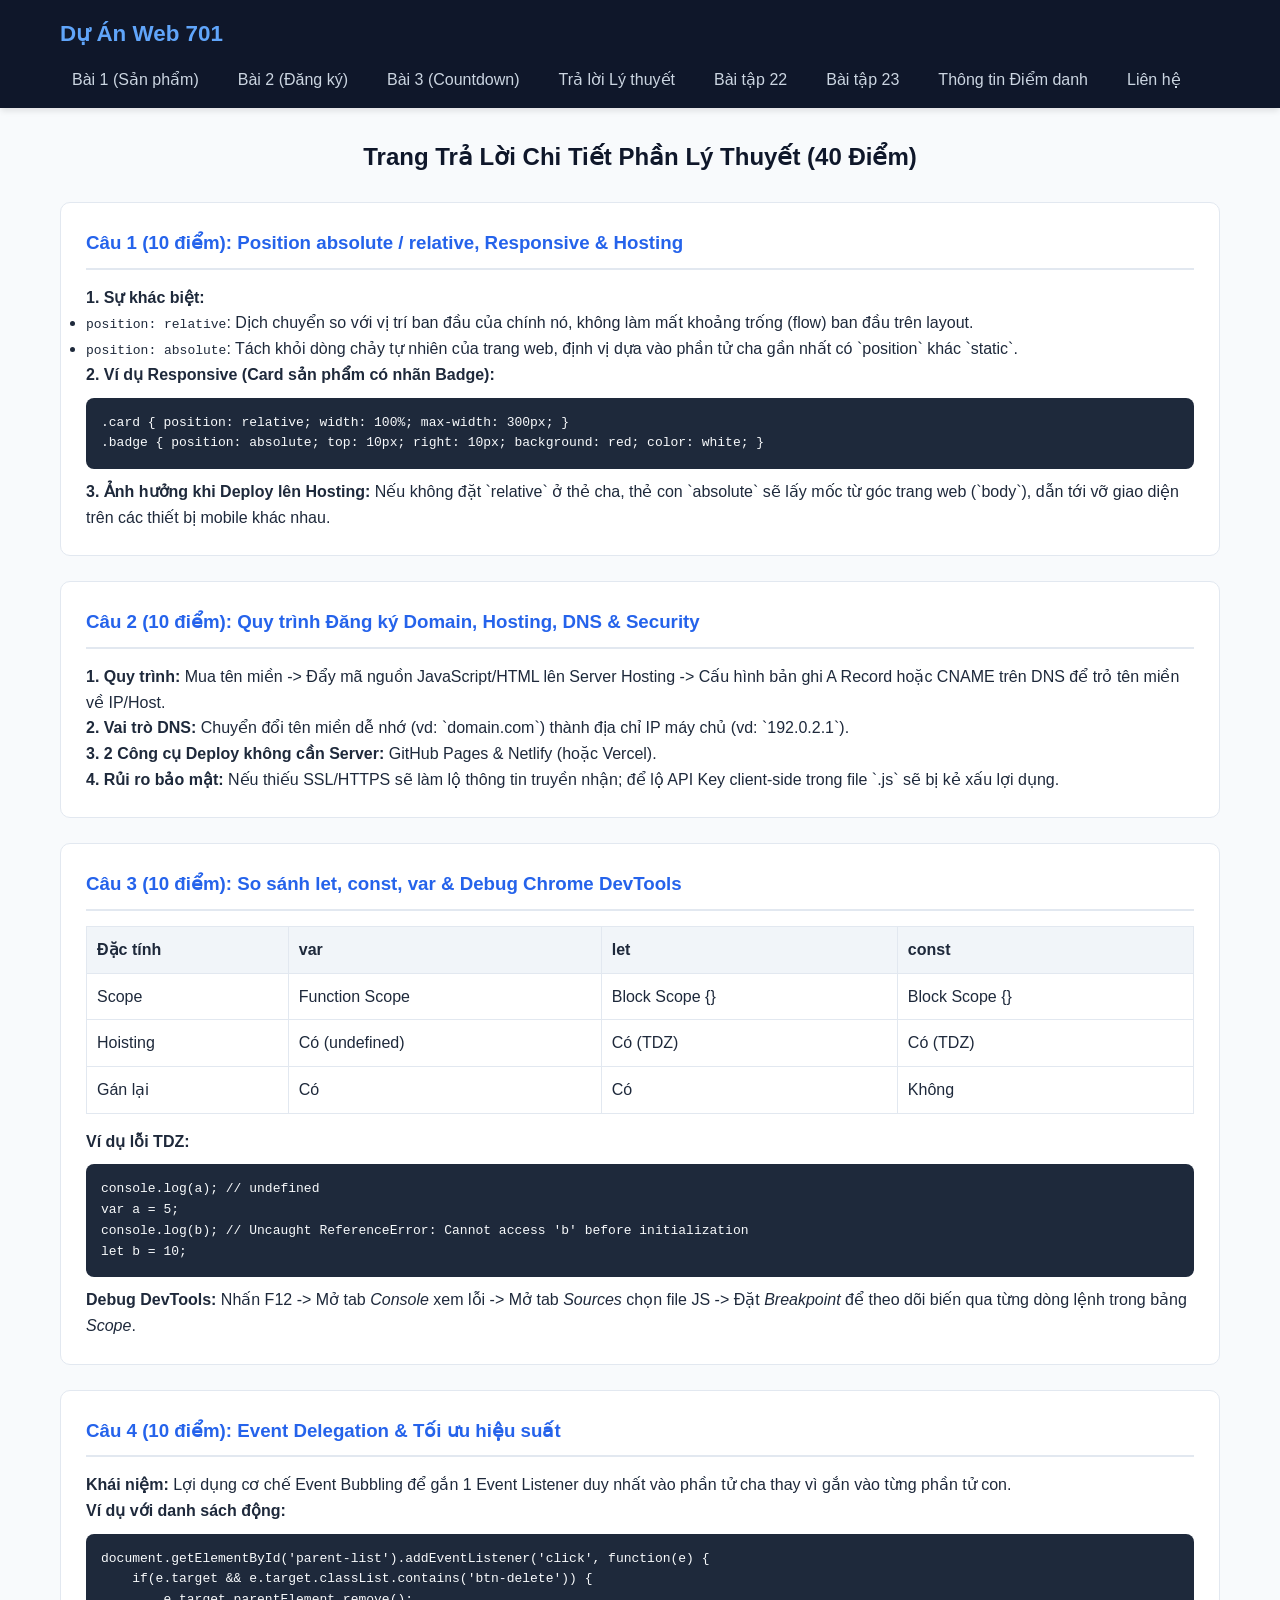
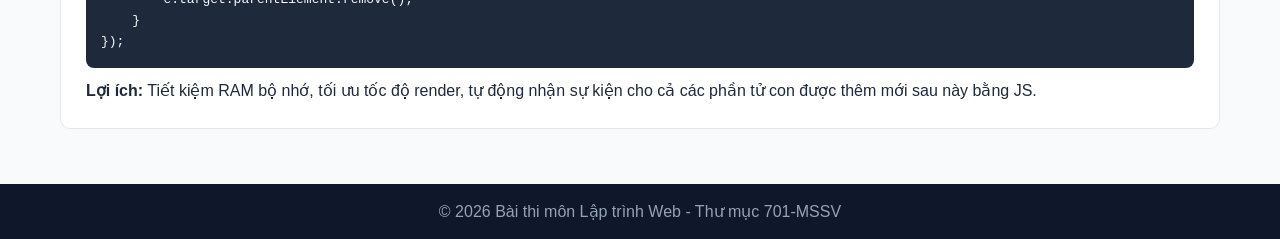
<file: baitap01.html>
<!DOCTYPE html>
<html lang="vi">
<head>
    <meta charset="UTF-8">
    <meta name="viewport" content="width=device-width, initial-scale=1.0">
    <title>Phần Lý Thuyết (40 điểm)</title>
    <link rel="stylesheet" href="css/style.css">
    <style>
        .question-card {
            background: white;
            border-radius: 10px;
            padding: 25px;
            margin-bottom: 25px;
            border: 1px solid var(--border-color);
        }
        .question-title {
            color: var(--primary);
            border-bottom: 2px solid var(--border-color);
            padding-bottom: 10px;
            margin-bottom: 15px;
        }
        pre {
            background: #1e293b;
            color: #f8fafc;
            padding: 15px;
            border-radius: 8px;
            overflow-x: auto;
            margin: 10px 0;
            font-family: monospace;
        }
        table {
            width: 100%;
            border-collapse: collapse;
            margin: 15px 0;
        }
        table, th, td {
            border: 1px solid var(--border-color);
        }
        th, td {
            padding: 10px;
            text-align: left;
        }
        th { background: #f1f5f9; }
    </style>
</head>
<body>

    <header>
        <div class="nav-container">
            <a href="index.html" class="logo">Dự Án Web 701</a>
            <nav>
                <ul>
                    <li><a href="index.html">Bài 1 (Sản phẩm)</a></li>
                    <li><a href="baitap02.html">Bài 2 (Đăng ký)</a></li>
                    <li><a href="baitap03.html">Bài 3 (Countdown)</a></li>
                    <li><a href="baitap01.html">Trả lời Lý thuyết</a></li>
                    <li><a href="baitap22.html">Bài tập 22</a></li>
                    <li><a href="baitap23.html">Bài tập 23</a></li>
                    <li><a href="about.html">Thông tin Điểm danh</a></li>
                    <li><a href="contact.html">Liên hệ</a></li>
                </ul>
            </nav>
        </div>
    </header>

    <main>
        <h2 class="page-title">Trang Trả Lời Chi Tiết Phần Lý Thuyết (40 Điểm)</h2>

        <!-- CÂU 1 -->
        <div class="question-card">
            <h3 class="question-title">Câu 1 (10 điểm): Position absolute / relative, Responsive & Hosting</h3>
            <p><strong>1. Sự khác biệt:</strong></p>
            <ul>
                <li><code>position: relative</code>: Dịch chuyển so với vị trí ban đầu của chính nó, không làm mất khoảng trống (flow) ban đầu trên layout.</li>
                <li><code>position: absolute</code>: Tách khỏi dòng chảy tự nhiên của trang web, định vị dựa vào phần tử cha gần nhất có `position` khác `static`.</li>
            </ul>
            <p><strong>2. Ví dụ Responsive (Card sản phẩm có nhãn Badge):</strong></p>
<pre><code>.card { position: relative; width: 100%; max-width: 300px; }
.badge { position: absolute; top: 10px; right: 10px; background: red; color: white; }</code></pre>
            <p><strong>3. Ảnh hưởng khi Deploy lên Hosting:</strong> Nếu không đặt `relative` ở thẻ cha, thẻ con `absolute` sẽ lấy mốc từ góc trang web (`body`), dẫn tới vỡ giao diện trên các thiết bị mobile khác nhau.</p>
        </div>

        <!-- CÂU 2 -->
        <div class="question-card">
            <h3 class="question-title">Câu 2 (10 điểm): Quy trình Đăng ký Domain, Hosting, DNS & Security</h3>
            <p><strong>1. Quy trình:</strong> Mua tên miền -> Đẩy mã nguồn JavaScript/HTML lên Server Hosting -> Cấu hình bản ghi A Record hoặc CNAME trên DNS để trỏ tên miền về IP/Host.</p>
            <p><strong>2. Vai trò DNS:</strong> Chuyển đổi tên miền dễ nhớ (vd: `domain.com`) thành địa chỉ IP máy chủ (vd: `192.0.2.1`).</p>
            <p><strong>3. 2 Công cụ Deploy không cần Server:</strong> GitHub Pages & Netlify (hoặc Vercel).</p>
            <p><strong>4. Rủi ro bảo mật:</strong> Nếu thiếu SSL/HTTPS sẽ làm lộ thông tin truyền nhận; để lộ API Key client-side trong file `.js` sẽ bị kẻ xấu lợi dụng.</p>
        </div>

        <!-- CÂU 3 -->
        <div class="question-card">
            <h3 class="question-title">Câu 3 (10 điểm): So sánh let, const, var & Debug Chrome DevTools</h3>
            <table>
                <tr><th>Đặc tính</th><th>var</th><th>let</th><th>const</th></tr>
                <tr><td>Scope</td><td>Function Scope</td><td>Block Scope {}</td><td>Block Scope {}</td></tr>
                <tr><td>Hoisting</td><td>Có (undefined)</td><td>Có (TDZ)</td><td>Có (TDZ)</td></tr>
                <tr><td>Gán lại</td><td>Có</td><td>Có</td><td>Không</td></tr>
            </table>
            <p><strong>Ví dụ lỗi TDZ:</strong></p>
<pre><code>console.log(a); // undefined
var a = 5;
console.log(b); // Uncaught ReferenceError: Cannot access 'b' before initialization
let b = 10;</code></pre>
            <p><strong>Debug DevTools:</strong> Nhấn F12 -> Mở tab <em>Console</em> xem lỗi -> Mở tab <em>Sources</em> chọn file JS -> Đặt <em>Breakpoint</em> để theo dõi biến qua từng dòng lệnh trong bảng <em>Scope</em>.</p>
        </div>

        <!-- CÂU 4 -->
        <div class="question-card">
            <h3 class="question-title">Câu 4 (10 điểm): Event Delegation & Tối ưu hiệu suất</h3>
            <p><strong>Khái niệm:</strong> Lợi dụng cơ chế Event Bubbling để gắn 1 Event Listener duy nhất vào phần tử cha thay vì gắn vào từng phần tử con.</p>
            <p><strong>Ví dụ với danh sách động:</strong></p>
<pre><code>document.getElementById('parent-list').addEventListener('click', function(e) {
    if(e.target && e.target.classList.contains('btn-delete')) {
        e.target.parentElement.remove();
    }
});</code></pre>
            <p><strong>Lợi ích:</strong> Tiết kiệm RAM bộ nhớ, tối ưu tốc độ render, tự động nhận sự kiện cho cả các phần tử con được thêm mới sau này bằng JS.</p>
        </div>
    </main>

    <footer>
        <p>© 2026 Bài thi môn Lập trình Web - Thư mục 701-MSSV</p>
    </footer>
</body>
</html>
</file>
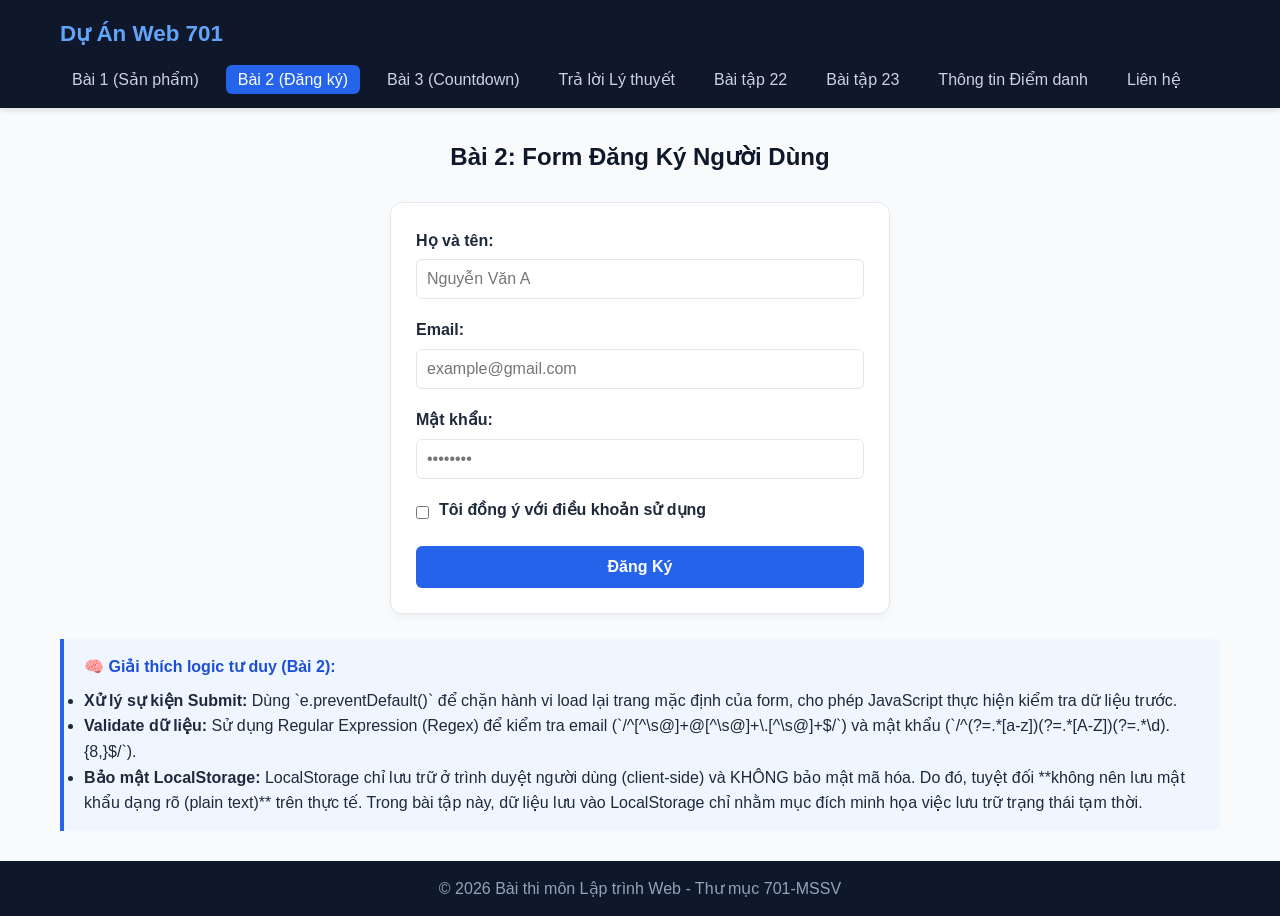
<file: baitap02.html>
<!DOCTYPE html>
<html lang="vi">
<head>
    <meta charset="UTF-8">
    <meta name="viewport" content="width=device-width, initial-scale=1.0">
    <title>Bài 2 - Form Đăng Ký</title>
    <link rel="stylesheet" href="css/style.css">
    <style>
        .form-container {
            max-width: 500px;
            margin: 0 auto;
        }

        .form-group {
            margin-bottom: 18px;
        }

        .form-group label {
            display: block;
            margin-bottom: 6px;
            font-weight: 600;
        }

        .form-group input[type="text"],
        .form-group input[type="email"],
        .form-group input[type="password"] {
            width: 100%;
            padding: 10px;
            border: 1px solid var(--border-color);
            border-radius: 6px;
            font-size: 1rem;
        }

        .checkbox-group {
            display: flex;
            align-items: center;
            gap: 10px;
        }

        .error-message {
            color: var(--danger);
            font-size: 0.85rem;
            margin-top: 4px;
            display: none;
        }

        .btn-submit {
            width: 100%;
            padding: 12px;
            background: var(--primary);
            color: white;
            border: none;
            border-radius: 6px;
            font-size: 1rem;
            font-weight: bold;
            cursor: pointer;
        }

        .btn-submit:hover {
            background: var(--primary-dark);
        }

        .alert-success {
            background: #dcfce7;
            color: #166534;
            padding: 12px;
            border-radius: 6px;
            margin-bottom: 15px;
            display: none;
        }
    </style>
</head>
<body>

    <header>
        <div class="nav-container">
            <a href="index.html" class="logo">Dự Án Web 701</a>
            <nav>
                <ul>
                    <li><a href="index.html">Bài 1 (Sản phẩm)</a></li>
                    <li><a href="baitap02.html">Bài 2 (Đăng ký)</a></li>
                    <li><a href="baitap03.html">Bài 3 (Countdown)</a></li>
                    <li><a href="baitap01.html">Trả lời Lý thuyết</a></li>
                    <li><a href="baitap22.html">Bài tập 22</a></li>
                    <li><a href="baitap23.html">Bài tập 23</a></li>
                    <li><a href="about.html">Thông tin Điểm danh</a></li>
                    <li><a href="contact.html">Liên hệ</a></li>
                </ul>
            </nav>
        </div>
    </header>

    <main>
        <h2 class="page-title">Bài 2: Form Đăng Ký Người Dùng</h2>

        <div class="card form-container">
            <div id="successAlert" class="alert-success">
                🎉 Đăng ký thành công! Dữ liệu đã lưu vào LocalStorage.
            </div>

            <form id="registerForm" novalidate>
                <div class="form-group">
                    <label for="fullname">Họ và tên:</label>
                    <input type="text" id="fullname" placeholder="Nguyễn Văn A">
                    <div class="error-message" id="nameError">Vui lòng nhập họ và tên.</div>
                </div>

                <div class="form-group">
                    <label for="email">Email:</label>
                    <input type="email" id="email" placeholder="example@gmail.com">
                    <div class="error-message" id="emailError">Email không đúng định dạng.</div>
                </div>

                <div class="form-group">
                    <label for="password">Mật khẩu:</label>
                    <input type="password" id="password" placeholder="••••••••">
                    <div class="error-message" id="passwordError">Mật khẩu tối thiểu 8 ký tự, gồm chữ hoa, chữ thường và số.</div>
                </div>

                <div class="form-group checkbox-group">
                    <input type="checkbox" id="terms">
                    <label for="terms">Tôi đồng ý với điều khoản sử dụng</label>
                </div>
                <div class="error-message" id="termsError" style="margin-bottom: 15px;">Bạn cần đồng ý với điều khoản.</div>

                <button type="submit" class="btn-submit">Đăng Ký</button>
            </form>
        </div>

        <div class="explanation-box">
            <h4>🧠 Giải thích logic tư duy (Bài 2):</h4>
            <ul>
                <li><strong>Xử lý sự kiện Submit:</strong> Dùng `e.preventDefault()` để chặn hành vi load lại trang mặc định của form, cho phép JavaScript thực hiện kiểm tra dữ liệu trước.</li>
                <li><strong>Validate dữ liệu:</strong> Sử dụng Regular Expression (Regex) để kiểm tra email (`/^[^\s@]+@[^\s@]+\.[^\s@]+$/`) và mật khẩu (`/^(?=.*[a-z])(?=.*[A-Z])(?=.*\d).{8,}$/`).</li>
                <li><strong>Bảo mật LocalStorage:</strong> LocalStorage chỉ lưu trữ ở trình duyệt người dùng (client-side) và KHÔNG bảo mật mã hóa. Do đó, tuyệt đối **không nên lưu mật khẩu dạng rõ (plain text)** trên thực tế. Trong bài tập này, dữ liệu lưu vào LocalStorage chỉ nhằm mục đích minh họa việc lưu trữ trạng thái tạm thời.</li>
            </ul>
        </div>
    </main>

    <footer>
        <p>© 2026 Bài thi môn Lập trình Web - Thư mục 701-MSSV</p>
    </footer>

    <script src="js/script.js"></script>
    <script>
        const form = document.getElementById('registerForm');

        form.addEventListener('submit', (e) => {
            e.preventDefault();

            let isValid = true;

            const fullname = document.getElementById('fullname').value.trim();
            const email = document.getElementById('email').value.trim();
            const password = document.getElementById('password').value;
            const terms = document.getElementById('terms').checked;

            // Validate Tên
            if (!fullname) {
                document.getElementById('nameError').style.display = 'block';
                isValid = false;
            } else {
                document.getElementById('nameError').style.display = 'none';
            }

            // Validate Email
            const emailRegex = /^[^\s@]+@[^\s@]+\.[^\s@]+$/;
            if (!emailRegex.test(email)) {
                document.getElementById('emailError').style.display = 'block';
                isValid = false;
            } else {
                document.getElementById('emailError').style.display = 'none';
            }

            // Validate Mật khẩu (8 ký tự, 1 hoa, 1 thường, 1 số)
            const passRegex = /^(?=.*[a-z])(?=.*[A-Z])(?=.*\d).{8,}$/;
            if (!passRegex.test(password)) {
                document.getElementById('passwordError').style.display = 'block';
                isValid = false;
            } else {
                document.getElementById('passwordError').style.display = 'none';
            }

            // Validate Checkbox
            if (!terms) {
                document.getElementById('termsError').style.display = 'block';
                isValid = false;
            } else {
                document.getElementById('termsError').style.display = 'none';
            }

            // Nếu hợp lệ -> Lưu LocalStorage
            if (isValid) {
                const userData = {
                    fullname: fullname,
                    email: email,
                    registeredAt: new Date().toISOString()
                };
                localStorage.setItem('user_registered', JSON.stringify(userData));

                document.getElementById('successAlert').style.display = 'block';
                form.reset();
            }
        });
    </script>
</body>
</html>
</file>
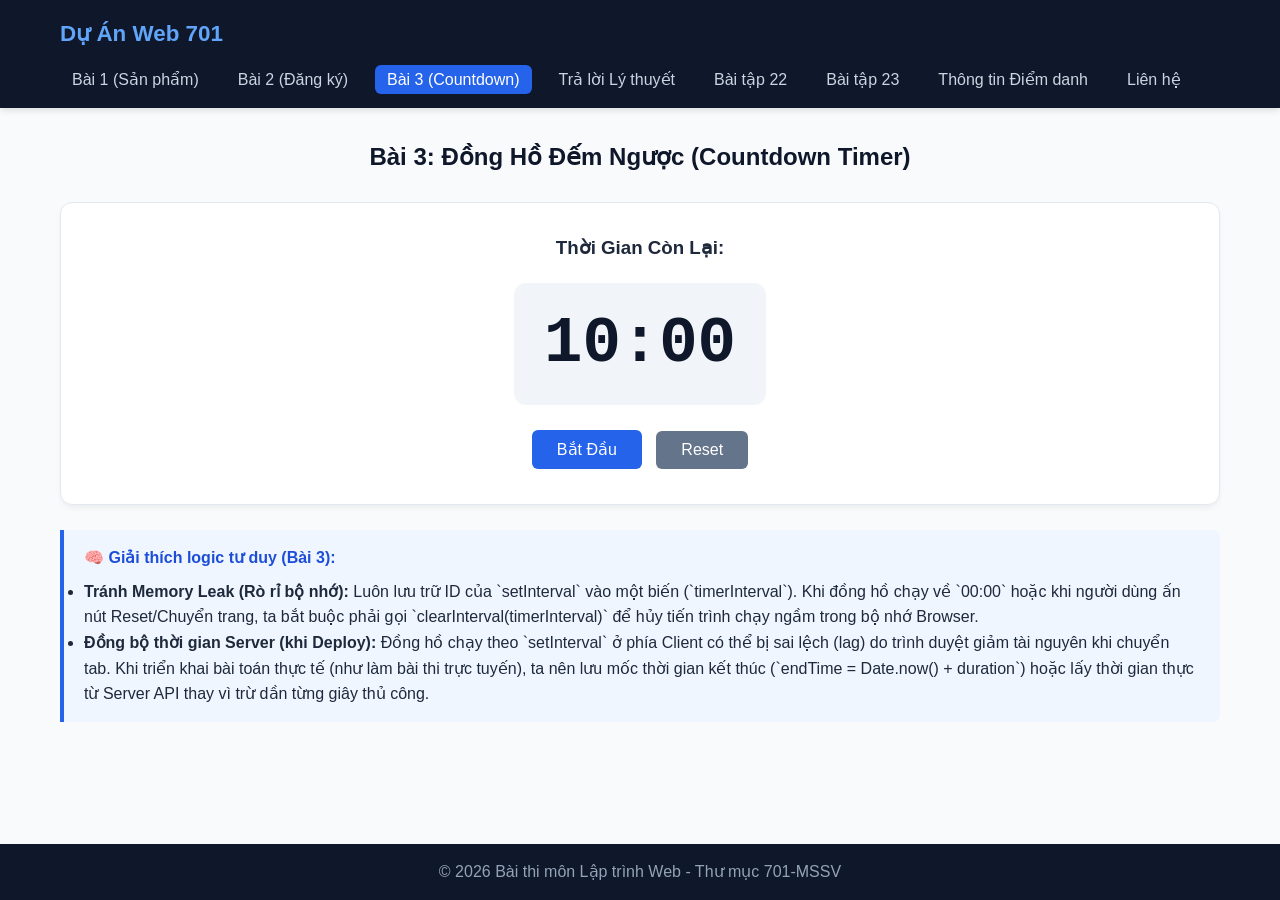
<file: baitap03.html>
<!DOCTYPE html>
<html lang="vi">
<head>
    <meta charset="UTF-8">
    <meta name="viewport" content="width=device-width, initial-scale=1.0">
    <title>Bài 3 - Đồng Hồ Đếm Ngược</title>
    <link rel="stylesheet" href="css/style.css">
    <style>
        .timer-box {
            text-align: center;
            padding: 30px;
        }

        .timer-display {
            font-size: 4rem;
            font-weight: bold;
            font-family: 'Courier New', Courier, monospace;
            color: #0f172a;
            margin: 20px 0;
            display: inline-block;
            padding: 10px 30px;
            border-radius: 12px;
            background: #f1f5f9;
        }

        /* Animation khi thời gian dưới 1 phút */
        .warning {
            color: var(--danger);
            animation: pulse 1s infinite alternate;
            background: #fee2e2;
        }

        @keyframes pulse {
            0% { transform: scale(1); }
            100% { transform: scale(1.08); }
        }

        .controls button {
            padding: 10px 25px;
            font-size: 1rem;
            border: none;
            border-radius: 6px;
            background: var(--primary);
            color: white;
            cursor: pointer;
            margin: 5px;
        }
    </style>
</head>
<body>

    <header>
        <div class="nav-container">
            <a href="index.html" class="logo">Dự Án Web 701</a>
            <nav>
                <ul>
                    <li><a href="index.html">Bài 1 (Sản phẩm)</a></li>
                    <li><a href="baitap02.html">Bài 2 (Đăng ký)</a></li>
                    <li><a href="baitap03.html">Bài 3 (Countdown)</a></li>
                    <li><a href="baitap01.html">Trả lời Lý thuyết</a></li>
                    <li><a href="baitap22.html">Bài tập 22</a></li>
                    <li><a href="baitap23.html">Bài tập 23</a></li>
                    <li><a href="about.html">Thông tin Điểm danh</a></li>
                    <li><a href="contact.html">Liên hệ</a></li>
                </ul>
            </nav>
        </div>
    </header>

    <main>
        <h2 class="page-title">Bài 3: Đồng Hồ Đếm Ngược (Countdown Timer)</h2>

        <div class="card timer-box">
            <h3>Thời Gian Còn Lại:</h3>
            <div id="timerDisplay" class="timer-display">10:00</div>
            <div class="controls">
                <button id="startBtn">Bắt Đầu</button>
                <button id="resetBtn" style="background: #64748b;">Reset</button>
            </div>
        </div>

        <!-- Modal Alert -->
        <div id="timeOutModal" class="modal">
            <div class="modal-content">
                <h3 style="color: var(--danger);">⏰ Hết Giờ!</h3>
                <p style="margin-top: 10px;">Thời gian đếm ngược 10 phút đã kết thúc.</p>
                <button onclick="closeModal()">Đóng</button>
            </div>
        </div>

        <div class="explanation-box">
            <h4>🧠 Giải thích logic tư duy (Bài 3):</h4>
            <ul>
                <li><strong>Tránh Memory Leak (Rò rỉ bộ nhớ):</strong> Luôn lưu trữ ID của `setInterval` vào một biến (`timerInterval`). Khi đồng hồ chạy về `00:00` hoặc khi người dùng ấn nút Reset/Chuyển trang, ta bắt buộc phải gọi `clearInterval(timerInterval)` để hủy tiến trình chạy ngầm trong bộ nhớ Browser.</li>
                <li><strong>Đồng bộ thời gian Server (khi Deploy):</strong> Đồng hồ chạy theo `setInterval` ở phía Client có thể bị sai lệch (lag) do trình duyệt giảm tài nguyên khi chuyển tab. Khi triển khai bài toán thực tế (như làm bài thi trực tuyến), ta nên lưu mốc thời gian kết thúc (`endTime = Date.now() + duration`) hoặc lấy thời gian thực từ Server API thay vì trừ dần từng giây thủ công.</li>
            </ul>
        </div>
    </main>

    <footer>
        <p>© 2026 Bài thi môn Lập trình Web - Thư mục 701-MSSV</p>
    </footer>

    <script src="js/script.js"></script>
    <script>
        let totalSeconds = 10 * 60; // 10 phút
        let timerInterval = null;

        const display = document.getElementById('timerDisplay');
        const startBtn = document.getElementById('startBtn');
        const resetBtn = document.getElementById('resetBtn');
        const modal = document.getElementById('timeOutModal');

        function updateDisplay() {
            const minutes = Math.floor(totalSeconds / 60);
            const seconds = totalSeconds % 60;

            const formattedMins = String(minutes).padStart(2, '0');
            const formattedSecs = String(seconds).padStart(2, '0');

            display.textContent = `${formattedMins}:${formattedSecs}`;

            // Thêm animation khi còn dưới 1 phút (60 giây)
            if (totalSeconds < 60 && totalSeconds > 0) {
                display.classList.add('warning');
            } else {
                display.classList.remove('warning');
            }
        }

        function startTimer() {
            if (timerInterval) return; // Tránh bấm nhiều lần tạo nhiều interval

            timerInterval = setInterval(() => {
                if (totalSeconds <= 0) {
                    clearInterval(timerInterval);
                    timerInterval = null;
                    display.classList.remove('warning');
                    modal.style.display = 'flex'; // Hiển thị Modal Alert
                } else {
                    totalSeconds--;
                    updateDisplay();
                }
            }, 1000);
        }

        function resetTimer() {
            clearInterval(timerInterval);
            timerInterval = null;
            totalSeconds = 10 * 60;
            display.classList.remove('warning');
            updateDisplay();
        }

        function closeModal() {
            modal.style.display = 'none';
        }

        startBtn.addEventListener('click', startTimer);
        resetBtn.addEventListener('click', resetTimer);

        updateDisplay();
    </script>
</body>
</html>
</file>
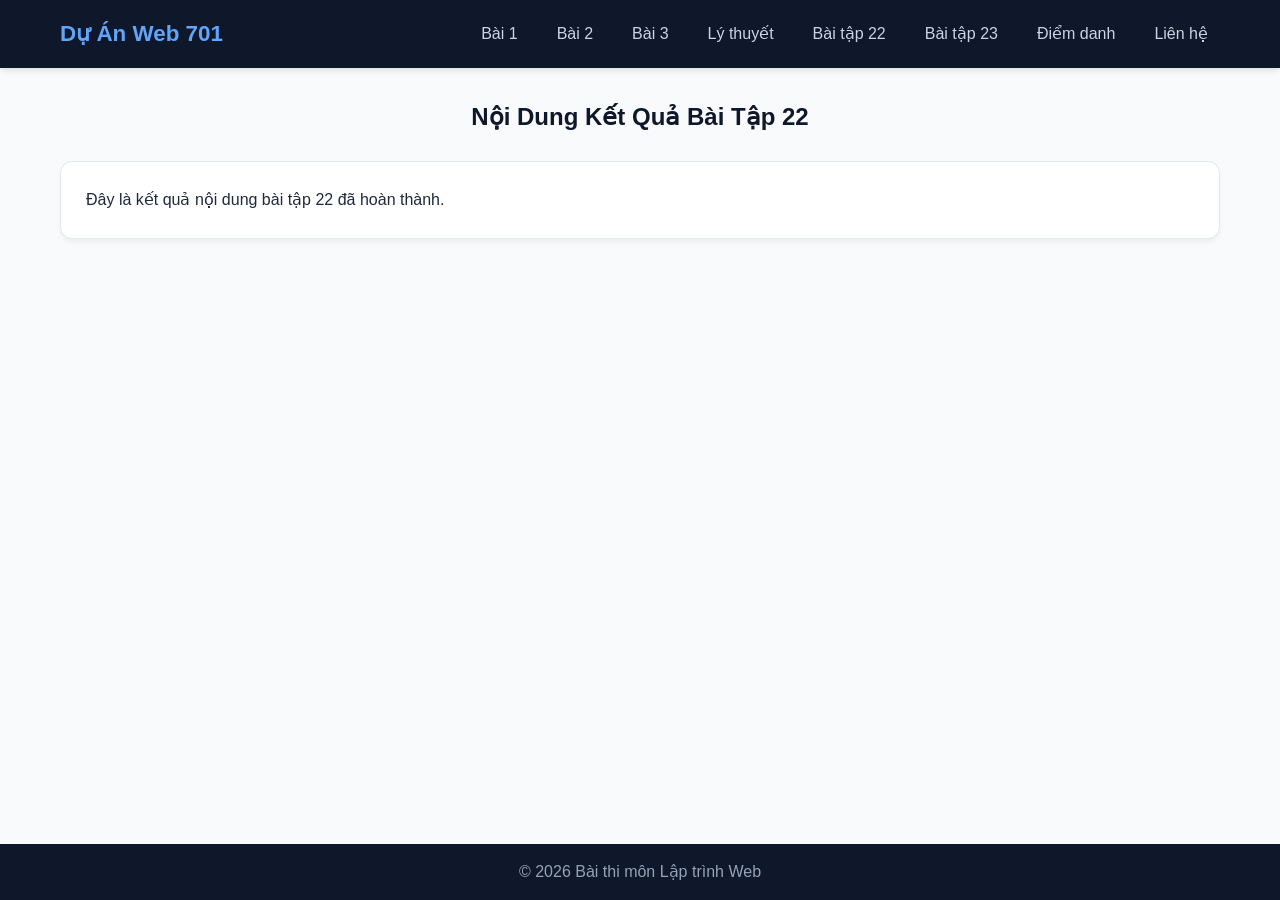
<file: baitap22.html>
<!DOCTYPE html>
<html lang="vi">
<head>
    <meta charset="UTF-8"><title>Bài Tập 22</title>
    <link rel="stylesheet" href="css/style.css">
</head>
<body>
    <header><div class="nav-container"><a href="index.html" class="logo">Dự Án Web 701</a><nav><ul><li><a href="index.html">Bài 1</a></li><li><a href="baitap02.html">Bài 2</a></li><li><a href="baitap03.html">Bài 3</a></li><li><a href="baitap01.html">Lý thuyết</a></li><li><a href="baitap22.html">Bài tập 22</a></li><li><a href="baitap23.html">Bài tập 23</a></li><li><a href="about.html">Điểm danh</a></li><li><a href="contact.html">Liên hệ</a></li></ul></nav></div></header>
    <main><h2 class="page-title">Nội Dung Kết Quả Bài Tập 22</h2><div class="card"><p>Đây là kết quả nội dung bài tập 22 đã hoàn thành.</p></div></main>
    <footer><p>© 2026 Bài thi môn Lập trình Web</p></footer>
</body>
</html>
</file>
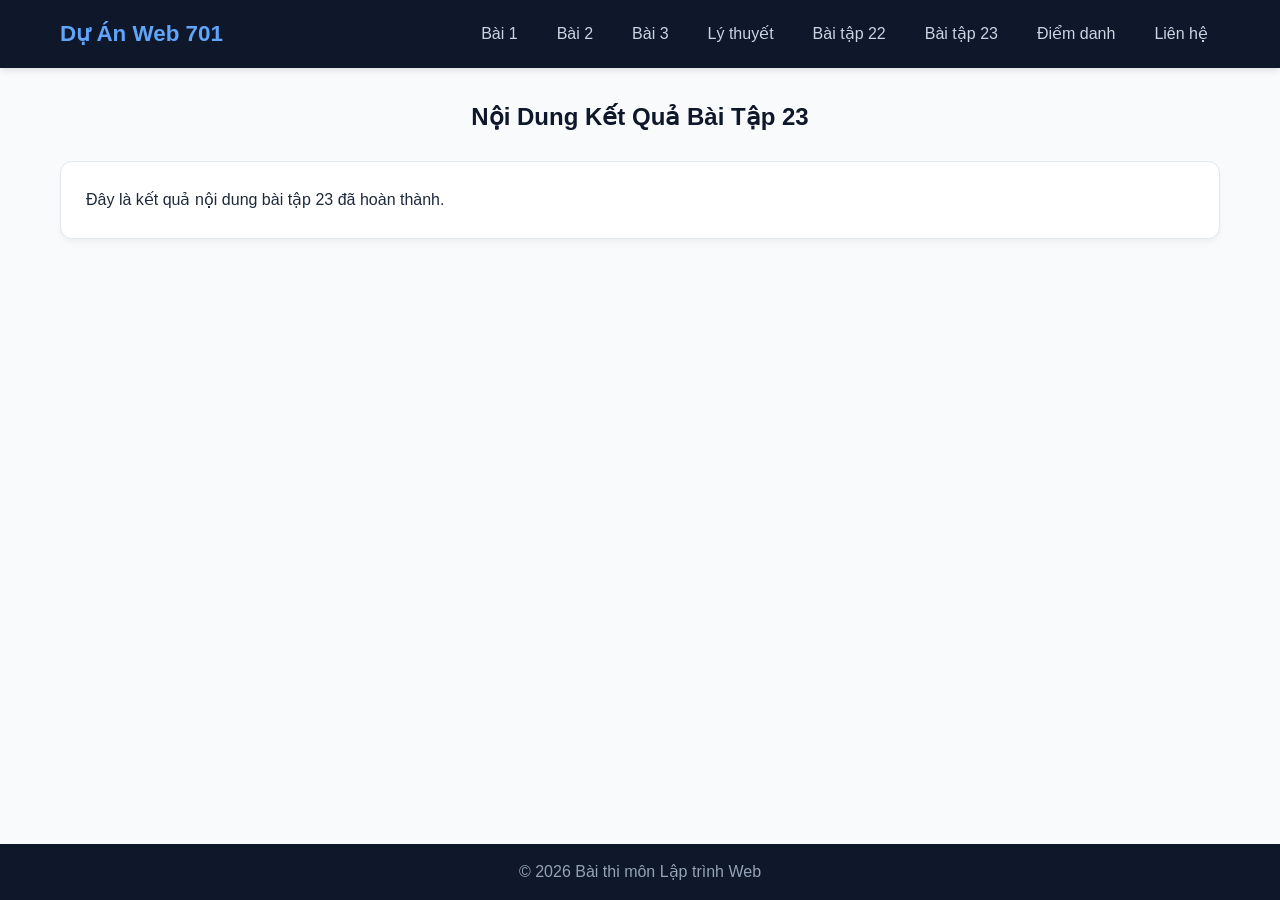
<file: baitap23.html>
<!DOCTYPE html>
<html lang="vi">
<head>
    <meta charset="UTF-8"><title>Bài Tập 23</title>
    <link rel="stylesheet" href="css/style.css">
</head>
<body>
    <header><div class="nav-container"><a href="index.html" class="logo">Dự Án Web 701</a><nav><ul><li><a href="index.html">Bài 1</a></li><li><a href="baitap02.html">Bài 2</a></li><li><a href="baitap03.html">Bài 3</a></li><li><a href="baitap01.html">Lý thuyết</a></li><li><a href="baitap22.html">Bài tập 22</a></li><li><a href="baitap23.html">Bài tập 23</a></li><li><a href="about.html">Điểm danh</a></li><li><a href="contact.html">Liên hệ</a></li></ul></nav></div></header>
    <main><h2 class="page-title">Nội Dung Kết Quả Bài Tập 23</h2><div class="card"><p>Đây là kết quả nội dung bài tập 23 đã hoàn thành.</p></div></main>
    <footer><p>© 2026 Bài thi môn Lập trình Web</p></footer>
</body>
</html>
</file>
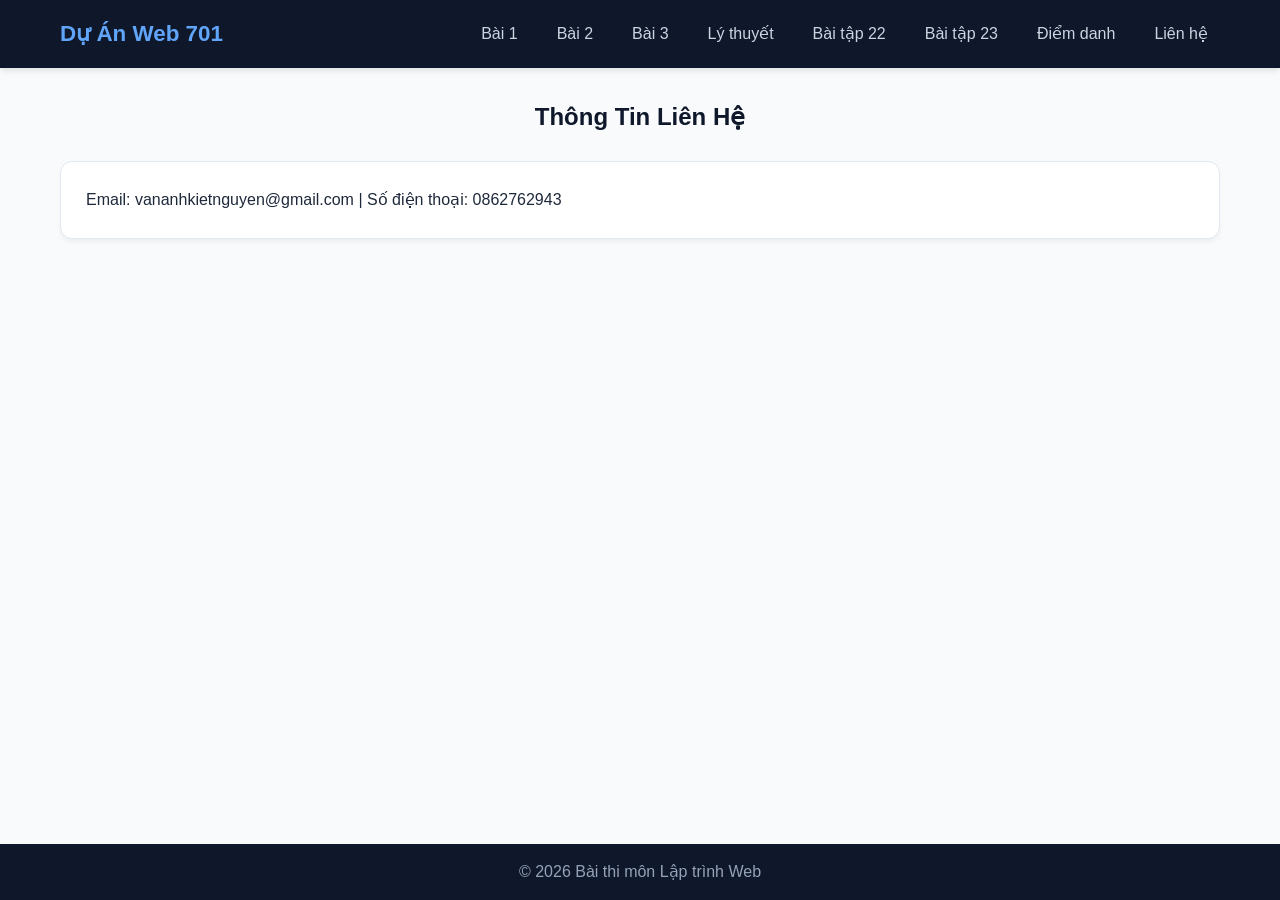
<file: contact.html>
<!DOCTYPE html>
<html lang="vi">
<head>
    <meta charset="UTF-8"><title>Trang Liên Hệ</title>
    <link rel="stylesheet" href="css/style.css">
</head>
<body>
    <header><div class="nav-container"><a href="index.html" class="logo">Dự Án Web 701</a><nav><ul><li><a href="index.html">Bài 1</a></li><li><a href="baitap02.html">Bài 2</a></li><li><a href="baitap03.html">Bài 3</a></li><li><a href="baitap01.html">Lý thuyết</a></li><li><a href="baitap22.html">Bài tập 22</a></li><li><a href="baitap23.html">Bài tập 23</a></li><li><a href="about.html">Điểm danh</a></li><li><a href="contact.html">Liên hệ</a></li></ul></nav></div></header>
    <main><h2 class="page-title">Thông Tin Liên Hệ</h2><div class="card"><p>Email: vananhkietnguyen@gmail.com | Số điện thoại: 0862762943</p></div></main>
    <footer><p>© 2026 Bài thi môn Lập trình Web</p></footer>
</body>
</html>
</file>
<file: css/style.css>
:root {
    --primary: #2563eb;
    --primary-dark: #1d4ed8;
    --bg-color: #f8fafc;
    --card-bg: #ffffff;
    --text-color: #1e293b;
    --border-color: #e2e8f0;
    --danger: #ef4444;
    --success: #22c55e;
}

* {
    box-sizing: border-box;
    margin: 0;
    padding: 0;
}

body {
    font-family: 'Segoe UI', Roboto, Helvetica, Arial, sans-serif;
    background-color: var(--bg-color);
    color: var(--text-color);
    line-height: 1.6;
    display: flex;
    flex-direction: column;
    min-height: 100vh;
}

header {
    background-color: #0f172a;
    color: white;
    padding: 1rem 0;
    box-shadow: 0 4px 6px -1px rgba(0, 0, 0, 0.1);
}

.nav-container {
    max-width: 1200px;
    margin: 0 auto;
    padding: 0 20px;
    display: flex;
    justify-content: space-between;
    align-items: center;
    flex-wrap: wrap;
    gap: 15px;
}

.logo {
    font-size: 1.4rem;
    font-weight: bold;
    color: #60a5fa;
    text-decoration: none;
}

nav ul {
    display: flex;
    list-style: none;
    gap: 15px;
    flex-wrap: wrap;
}

nav a {
    color: #cbd5e1;
    text-decoration: none;
    font-weight: 500;
    padding: 6px 12px;
    border-radius: 6px;
    transition: all 0.3s;
}

nav a:hover, nav a.active {
    background-color: var(--primary);
    color: white;
}

main {
    max-width: 1200px;
    margin: 30px auto;
    padding: 0 20px;
    flex: 1;
    width: 100%;
}

.page-title {
    text-align: center;
    margin-bottom: 25px;
    color: #0f172a;
}

.card {
    background: var(--card-bg);
    border-radius: 12px;
    padding: 25px;
    border: 1px solid var(--border-color);
    box-shadow: 0 4px 6px -1px rgba(0, 0, 0, 0.05);
    margin-bottom: 20px;
}

.explanation-box {
    background: #eff6ff;
    border-left: 4px solid var(--primary);
    padding: 15px 20px;
    margin-top: 25px;
    border-radius: 0 8px 8px 0;
}

.explanation-box h4 {
    color: var(--primary-dark);
    margin-bottom: 8px;
}

footer {
    background: #0f172a;
    color: #94a3b8;
    text-align: center;
    padding: 15px 0;
    margin-top: auto;
}

/* Modal Style */
.modal {
    display: none;
    position: fixed;
    top: 0; left: 0; width: 100%; height: 100%;
    background: rgba(0,0,0,0.6);
    justify-content: center;
    align-items: center;
    z-index: 1000;
}

.modal-content {
    background: white;
    padding: 30px;
    border-radius: 12px;
    text-align: center;
    max-width: 400px;
    width: 90%;
}

.modal-content button {
    margin-top: 15px;
    padding: 8px 20px;
    background: var(--primary);
    color: white;
    border: none;
    border-radius: 6px;
    cursor: pointer;
}
</file>
